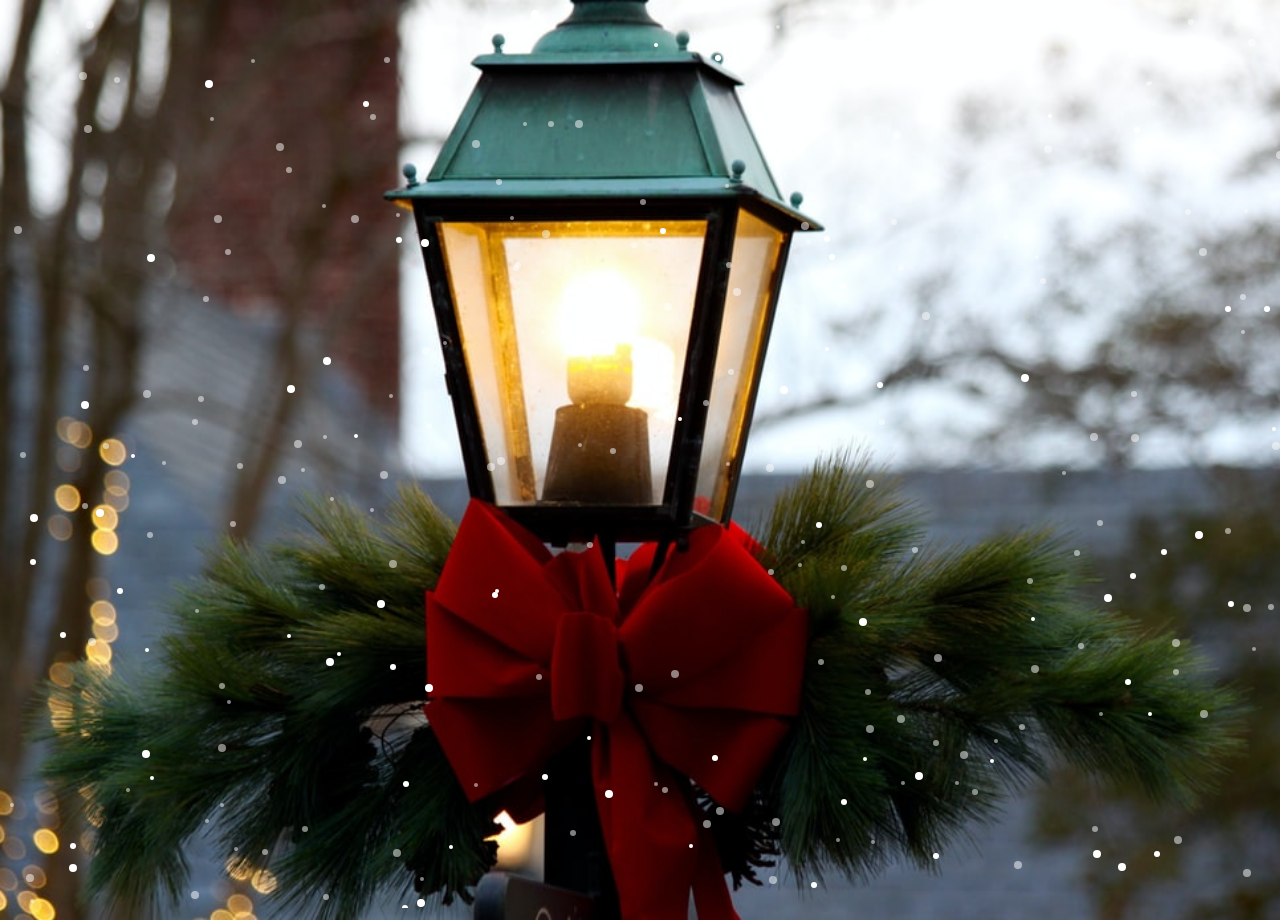
<file: 01-Falling Snow/index.html>
<!DOCTYPE html>
<html lang="en">

<head>
	<meta charset="UTF-8">
	<meta name="viewport" content="width=device-width, initial-scale=1.0">
	<title>Falling Snow</title>
	<link rel="stylesheet" href="style.css">
</head>

<body>
	<canvas id="falling-snow-canvas"></canvas>
	<script src="start.js"></script>
</body>

</html>
</file>
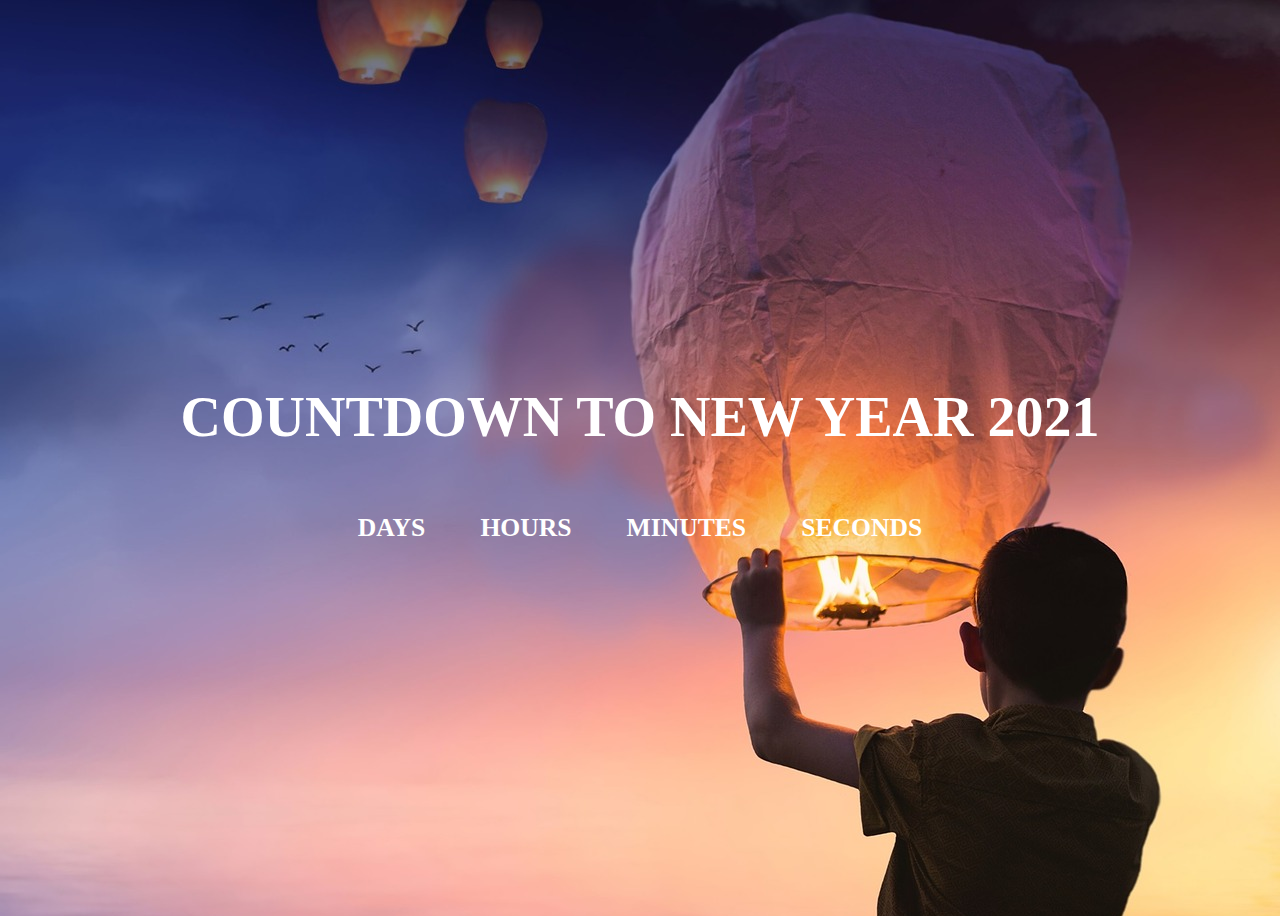
<file: 02-Countdown Timer/index.html>
<!DOCTYPE html>
<html lang="en">

<head>
	<meta charset="UTF-8">
	<meta name="viewport" content="width=device-width, initial-scale=1.0">
	<link rel="stylesheet" href="style.css">
	<title>Countdown Timer</title>
</head>

<body>
	<h1>Countdown To New Year 2021</h1>
	<div>
		<div class="countdown"><span id="days"></span>days</div>
		<div class="countdown"><span id="hours"></span>hours</div>
		<div class="countdown"><span id="minutes"></span>minutes</div>
		<div class="countdown"><span id="seconds"></span>seconds</div>
	</div>
	<script src="start.js"></script>
</body>

</html>
</file>
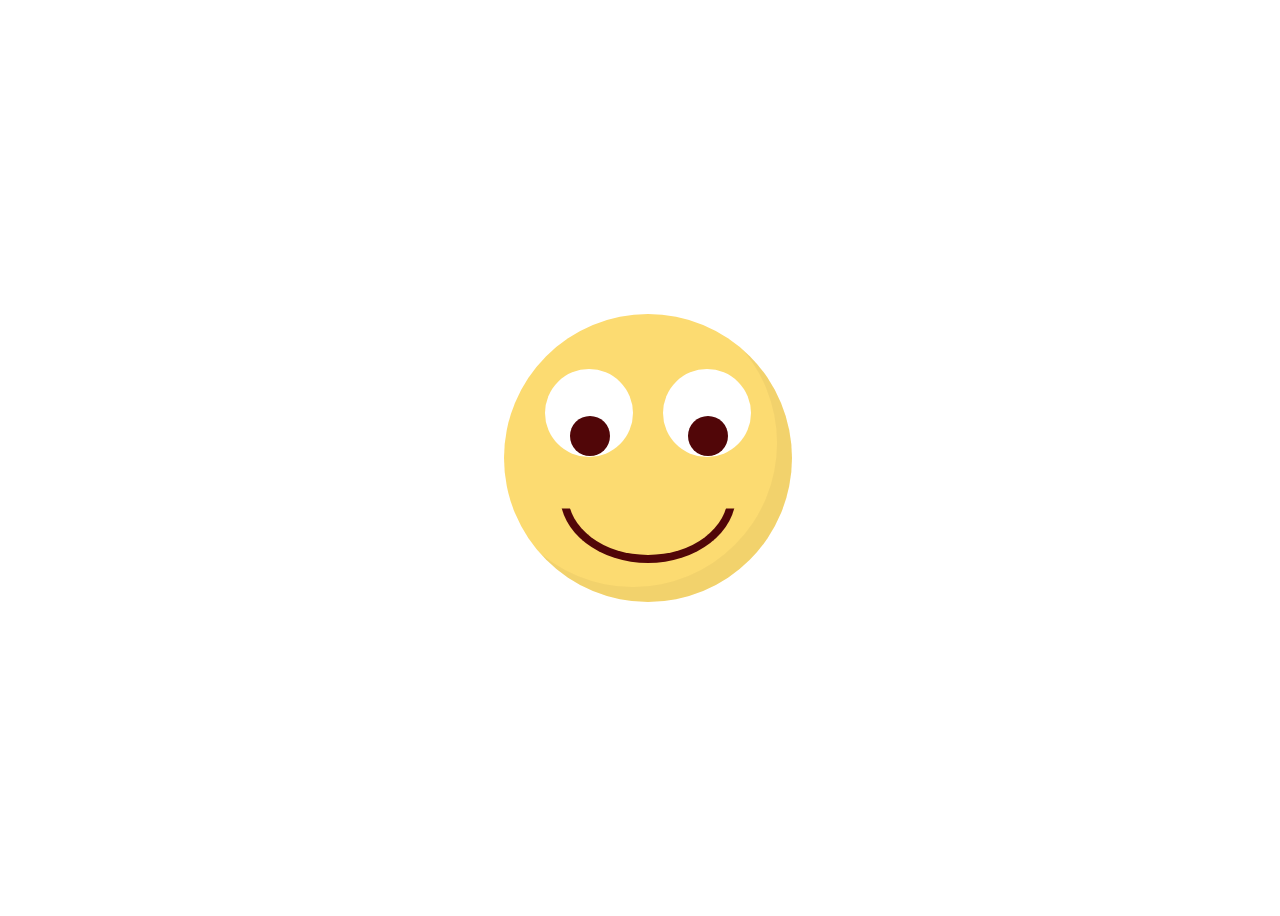
<file: 04-Eye Rolling/index.html>
<!DOCTYPE html>
<html lang="en">

<head>
	<meta charset="UTF-8">
	<meta name="viewport" content="width=device-width, initial-scale=1.0">
	<link rel="stylesheet" href="style.css">

	<title>Eye Rolling</title>
</head>

<body onmousemove="onMouseMove(event)">
	<div class="face">
		<div class="eyes">
			<div class="eye"></div>
			<div class="eye"></div>
		</div>
		<div class="mouth"></div>
	</div>

	<script src="start.js"></script>
</body>

</html>
</file>
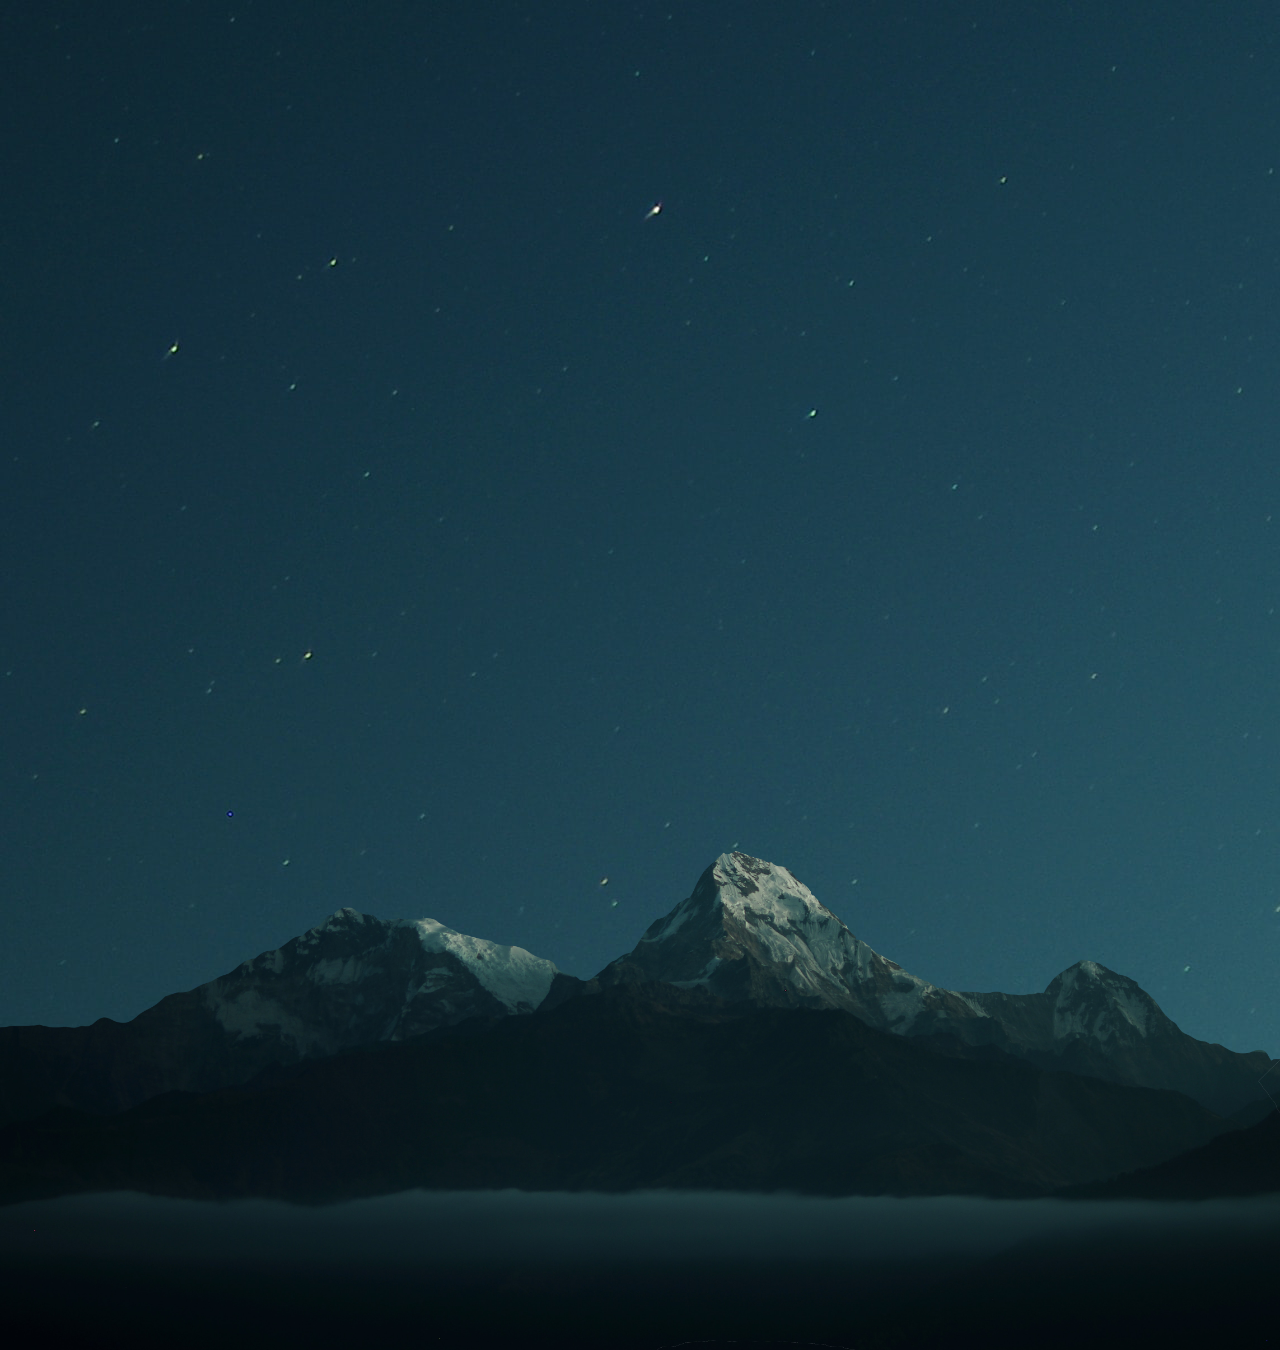
<file: 07-Parallax Scrolling/index.html>
<!DOCTYPE html>
<html lang="en">

<head>
	<meta charset="UTF-8">
	<meta name="viewport" content="width=device-width, initial-scale=1.0">
	<link rel="stylesheet" href="style.css">

	<title>Parallax Scrolling</title>
</head>

<body>
	<div class="parallax">
		<div class="mountain"></div>
		<h1 class="wish">Have a sweet dream</h1>
		<div class="moon"></div>
	</div>

	<script src="start.js"></script>
</body>

</html>
</file>
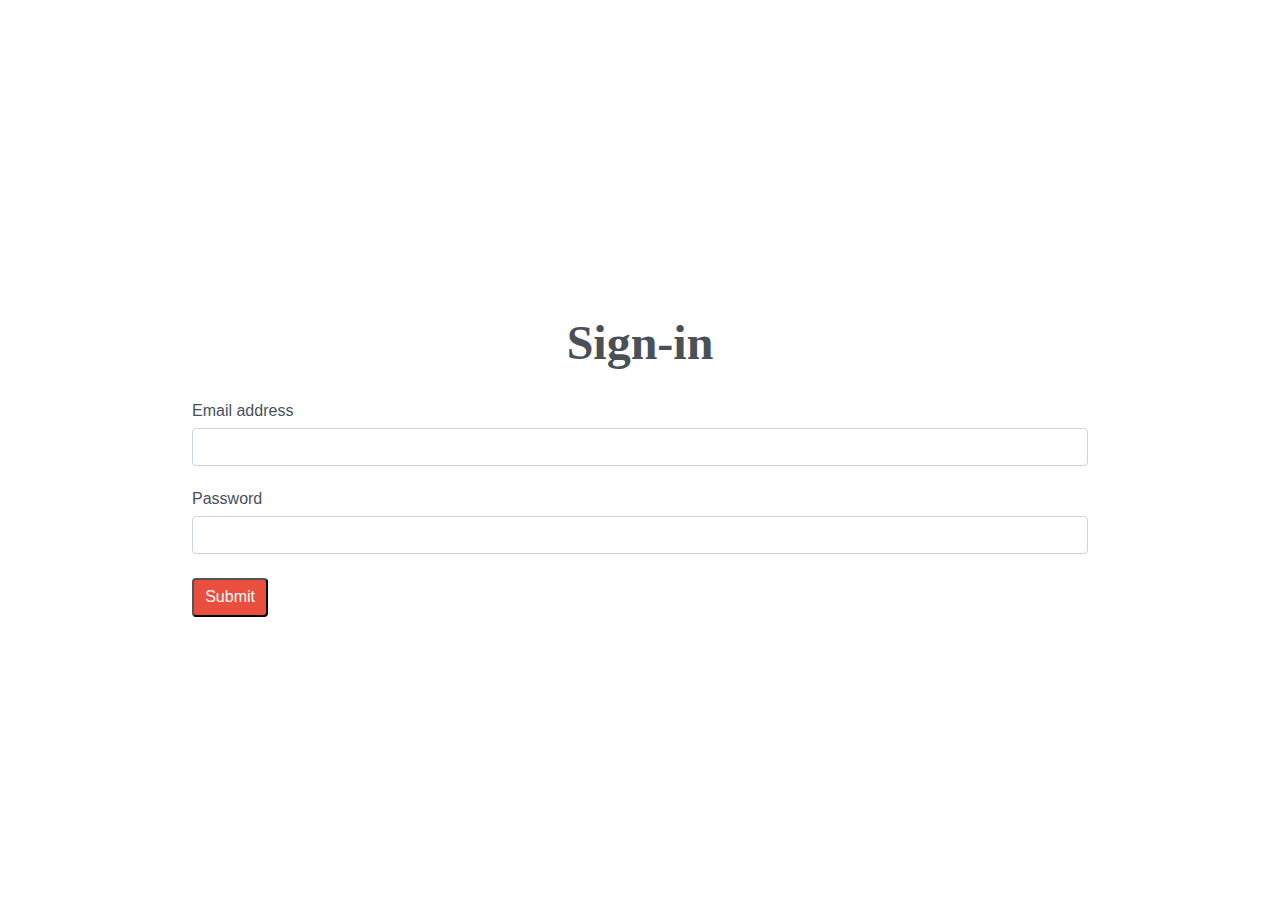
<file: 09-Form Validation/index.html>
<!DOCTYPE html>
<html lang="en">

<head>
	<meta charset="UTF-8" />
	<meta name="viewport" content="width=device-width, initial-scale=1.0" />
	<meta http-equiv="X-UA-Compatible" content="ie=edge" />
	<title>20 - Form Validation</title>
	<link rel="stylesheet" href="./style.css" />
</head>

<body>
	<h1>Sign-in</h1>
	<form id="form" novalidate>
		<div class="input-group">
			<label for="email">Email address</label>
			<input name="Email" type="email" id="email" />
			<small></small>
		</div>
		<div class="input-group">
			<label for="password">Password</label>
			<input name="Password" type="password" id="password" />
			<small></small>
		</div>
		<button type="submit">Submit</button>
	</form>
	<script src="./start.js"></script>
</body>

</html>
</file>
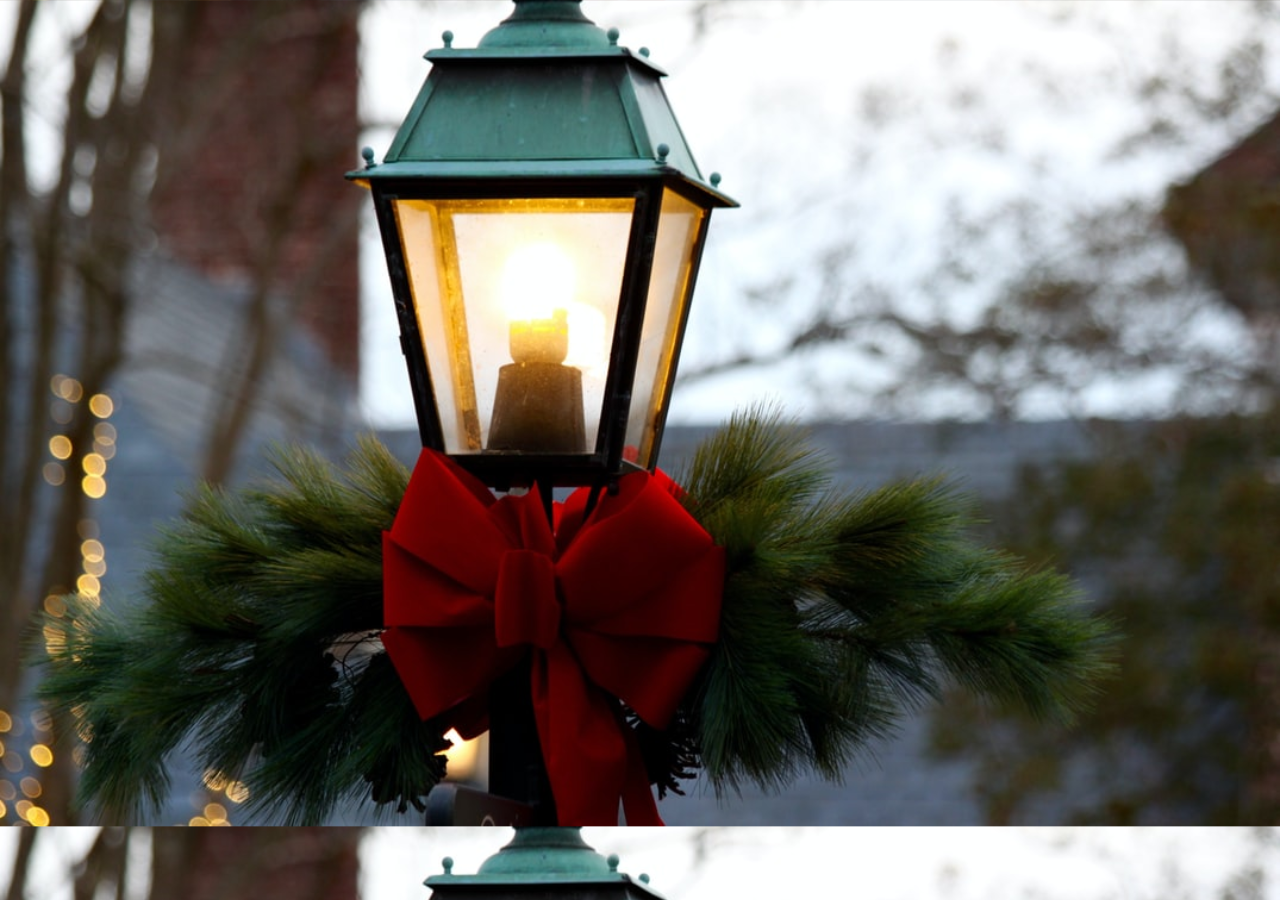
<file: 10-Konami Code/index.html>
<!DOCTYPE html>
<html lang="en">

<head>
	<meta charset="UTF-8">
	<meta name="viewport" content="width=device-width, initial-scale=1.0">
	<title>Falling Snow</title>
	<link rel="stylesheet" href="style.css">
</head>

<body>
	<canvas id="falling-snow-canvas"></canvas>
	<script src="snow-falling.js"></script>
	<script src="start.js"></script>
</body>

</html>
</file>
<file: 01-Falling Snow/style.css>
body {
	background-image: url(./image/christmas.jpg);
	background-size: cover;
}
</file>
<file: 02-Countdown Timer/style.css>
body {
	background-image: url('./image/balloon.jpg');
	background-size: cover;
	color: #ffffff;

	height: 100vh;
	font-weight: bold;
	text-align: center;
	text-transform: uppercase;

	display: flex;
	flex-direction: column;
	justify-content: center;
	align-items: center;
}

h1 {
	font-size: 3.5em;
}

.countdown {
	display: inline-block;
	font-size: 1.6em;
	padding: 1em;
}

.countdown span {
	display: flex;
	justify-content: center;
	font-size: 4em;
}
</file>
<file: 04-Eye Rolling/style.css>
body {
	width: 100vw;
	height: 100vh;

	display: flex;
	justify-content: center;
	align-items: center;
}

.face {
	background-color: #FCDB71;
	border-radius: 50%;
	height: 18rem;
	width: 18rem;

	display: flex;
	flex-direction: column;
	justify-content: center;
	align-items: center;

	position: relative;
}

.face:after {
	content: '';
	display: block;
	position: absolute;

	width: 100%;
	height: 100%;
	bottom: 15px;
	right: 15px;

	border-radius: 50%;
	box-shadow: 15px 15px 0 0 rgba(0, 0, 0, 0.04);
}

.eye {
	background-color: #fff;
	display: inline-block;
	position: relative;

	border-radius: 50%;
	height: 5.5em;
	width: 5.5em;

	margin: 1em 0.8em;
}

.eye:after {
	background-color: #510608;
	border-radius: 50%;
	content: '';

	height: 2.5em;
	width: 2.5em;
	position: absolute;
	left: 25px;
	bottom: 1px;
}

.mouth {
	width: 10em;
	height: 8em;
	margin-top: -50px;
	clip-path: inset(60% 0 0 0);

	border-radius: 0 0 50% 50%;
	border: 8px solid #510608;
	border-top: 0;
}
</file>
<file: 07-Parallax Scrolling/style.css>
body {
	margin: 0;
}

.parallax {
	display: flex;
	justify-content: center;

	position: relative;
	background-image: url('./sky.png');
}

.moon {
	position: absolute;
	left: 50%;
	top: 70%;

	background: #f5d059;
	box-shadow: inset -15px 0px #edc541;
	border-radius: 50%;

	width: 150px;
	height: 150px;
}

.mountain {
	width: 100vw;
	height: 150vh;
	z-index: 10;

	background: url('./mountain.png') bottom / contain no-repeat;
}

h1 {
	position: absolute;
	top: 70%;
	z-index: 9;

	color: #fff;
	font-size: 3.8vw;
	text-shadow: 3px 3px #000;
	text-transform: uppercase;
}
</file>
<file: 09-Form Validation/style.css>
:root {
	--red-color: #ea4f3e;
}

* {
	box-sizing: border-box;
}

body {
	font-family: 'Helvetica Neue', Helvetica, Arial, sans-serif;

	width: 100vw;
	height: 100vh;
	margin: 0;

	display: flex;
	flex-direction: column;
	align-items: center;
	justify-content: center;

	color: #495057;
}

h1 {
	font-family: cursive;
	font-size: 3em;
}

label {
	display: inline-block;
	margin-bottom: 0.5em;
}

input {
	display: block;
	width: 70vw;
	padding: 0.37em 0.7em;

	font-size: 1em;
	line-height: 1.5;

	outline: none;

	border: 1px solid #ced4da;
	border-radius: 0.25em;
}

input.invalid {
	border: 1px solid var(--red-color);
}

small {
	color: var(--red-color);
}

button {
	color: #ffffff;
	background-color: var(--red-color);
	font-size: 1rem;

	padding: 0.37em 0.7em;
	border-radius: 0.25em;
	line-height: 1.5;
}

.input-group {
	margin-bottom: 1.5em;
}

.success {
	font-size: 1.5em;
	margin-top: 50%;
}
</file>
<file: 10-Konami Code/style.css>
body {
	background-image: url(./image/christmas.jpg);
	background-size: cover;
}
</file>
